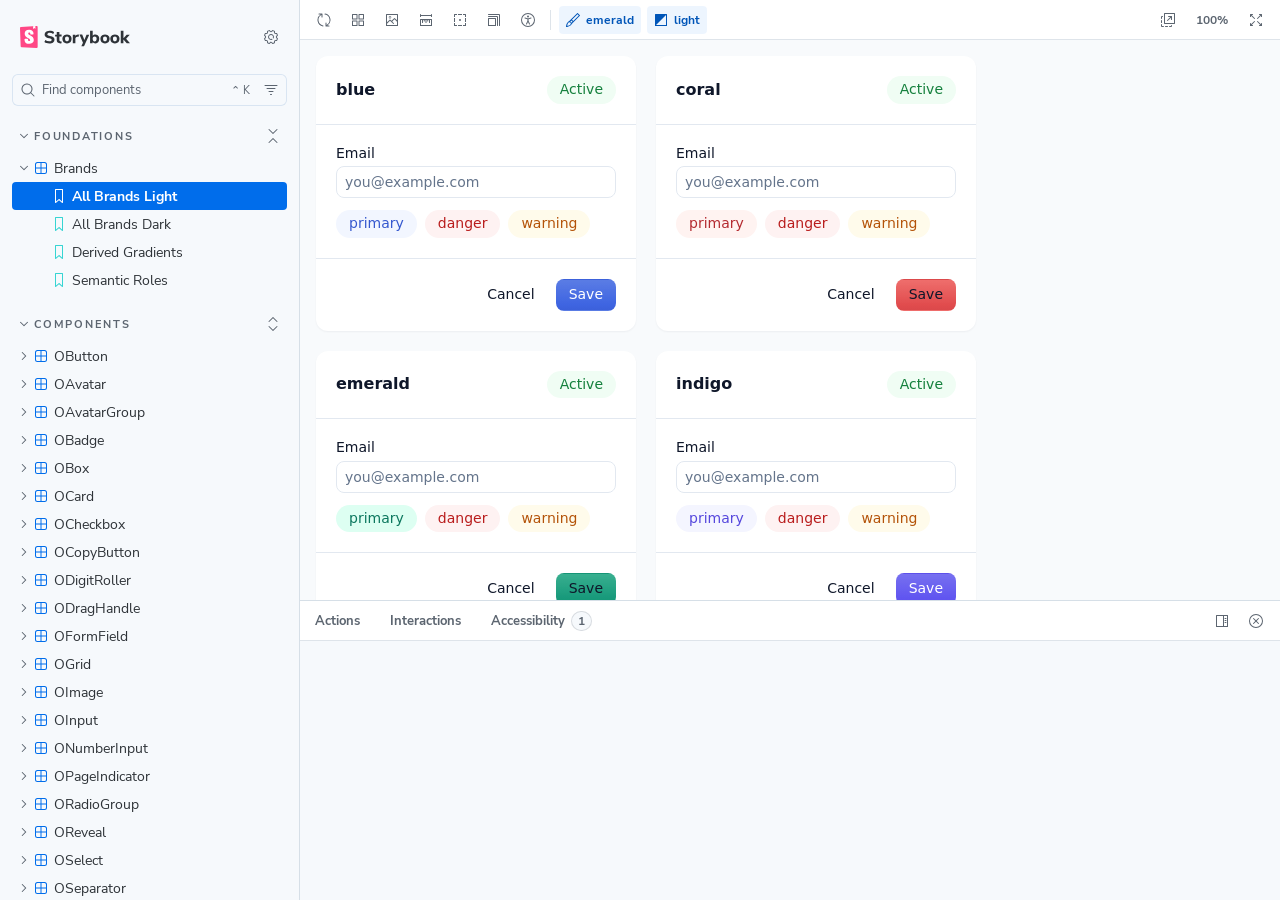
<file: index.html>
<!DOCTYPE html>
<html lang="en">
  <head>
    <meta charset="utf-8" />

    <title>storybook - Storybook</title>
    <meta name="viewport" content="width=device-width, initial-scale=1" />

    
    <link rel="icon" type="image/svg+xml" href="./favicon.svg" />
    
    <style>
      @font-face {
        font-family: 'Nunito Sans';
        font-style: normal;
        font-weight: 400;
        font-display: swap;
        src: url('./sb-common-assets/nunito-sans-regular.woff2') format('woff2');
      }

      @font-face {
        font-family: 'Nunito Sans';
        font-style: italic;
        font-weight: 400;
        font-display: swap;
        src: url('./sb-common-assets/nunito-sans-italic.woff2') format('woff2');
      }

      @font-face {
        font-family: 'Nunito Sans';
        font-style: normal;
        font-weight: 700;
        font-display: swap;
        src: url('./sb-common-assets/nunito-sans-bold.woff2') format('woff2');
      }

      @font-face {
        font-family: 'Nunito Sans';
        font-style: italic;
        font-weight: 700;
        font-display: swap;
        src: url('./sb-common-assets/nunito-sans-bold-italic.woff2') format('woff2');
      }
    </style>

    <link href="./sb-manager/runtime.js" rel="modulepreload" />

    
    <link href="./sb-addons/storybook-core-server-presets-0/common-manager-bundle.js" rel="modulepreload" />
    
    <link href="./sb-addons/docs-1/manager-bundle.js" rel="modulepreload" />
    
    <link href="./sb-addons/a11y-2/manager-bundle.js" rel="modulepreload" />
    
    <link href="./sb-addons/vitest-3/manager-bundle.js" rel="modulepreload" />
       

    <style>
      #storybook-root[hidden] {
        display: none !important;
      }
    </style>

    
  </head>
  <body>
    <div id="root"></div>

    
    <script>
      
        
          window['FEATURES'] = {
  "actions": true,
  "argTypeTargetsV7": true,
  "babelRemoveBugfixes": false,
  "backgrounds": true,
  "changeDetection": true,
  "componentsManifest": false,
  "controls": true,
  "disallowImplicitActionsInRenderV8": true,
  "highlight": true,
  "interactions": true,
  "legacyDecoratorFileOrder": false,
  "measure": true,
  "outline": true,
  "menuOnboardingChecklist": true,
  "sidebarOnboardingChecklist": true,
  "viewport": true
};
        
      
        
          window['REFS'] = {};
        
      
        
          window['LOGLEVEL'] = "info";
        
      
        
          window['DOCS_OPTIONS'] = {
  "defaultName": "Docs"
};
        
      
        
          window['CONFIG_TYPE'] = "PRODUCTION";
        
      
        
          window['DOCGEN_STORY_PREPARED'] = false;
        
      
        
      
        
      
        
          window['TAGS_OPTIONS'] = {};
        
      
        
          window['STORYBOOK_BUILDER'] = "vite";
        
      
        
          window['STORYBOOK_FRAMEWORK'] = "vue3-vite";
        
      
        
          window['STORYBOOK_RENDERER'] = "vue3";
        
      
        
      
    </script>
    

    <script type="module">
      import './sb-manager/globals-runtime.js';

      
        import './sb-addons/storybook-core-server-presets-0/common-manager-bundle.js';
      
        import './sb-addons/docs-1/manager-bundle.js';
      
        import './sb-addons/a11y-2/manager-bundle.js';
      
        import './sb-addons/vitest-3/manager-bundle.js';
      

      import './sb-manager/runtime.js';
    </script>
  </body>
</html>
</file>
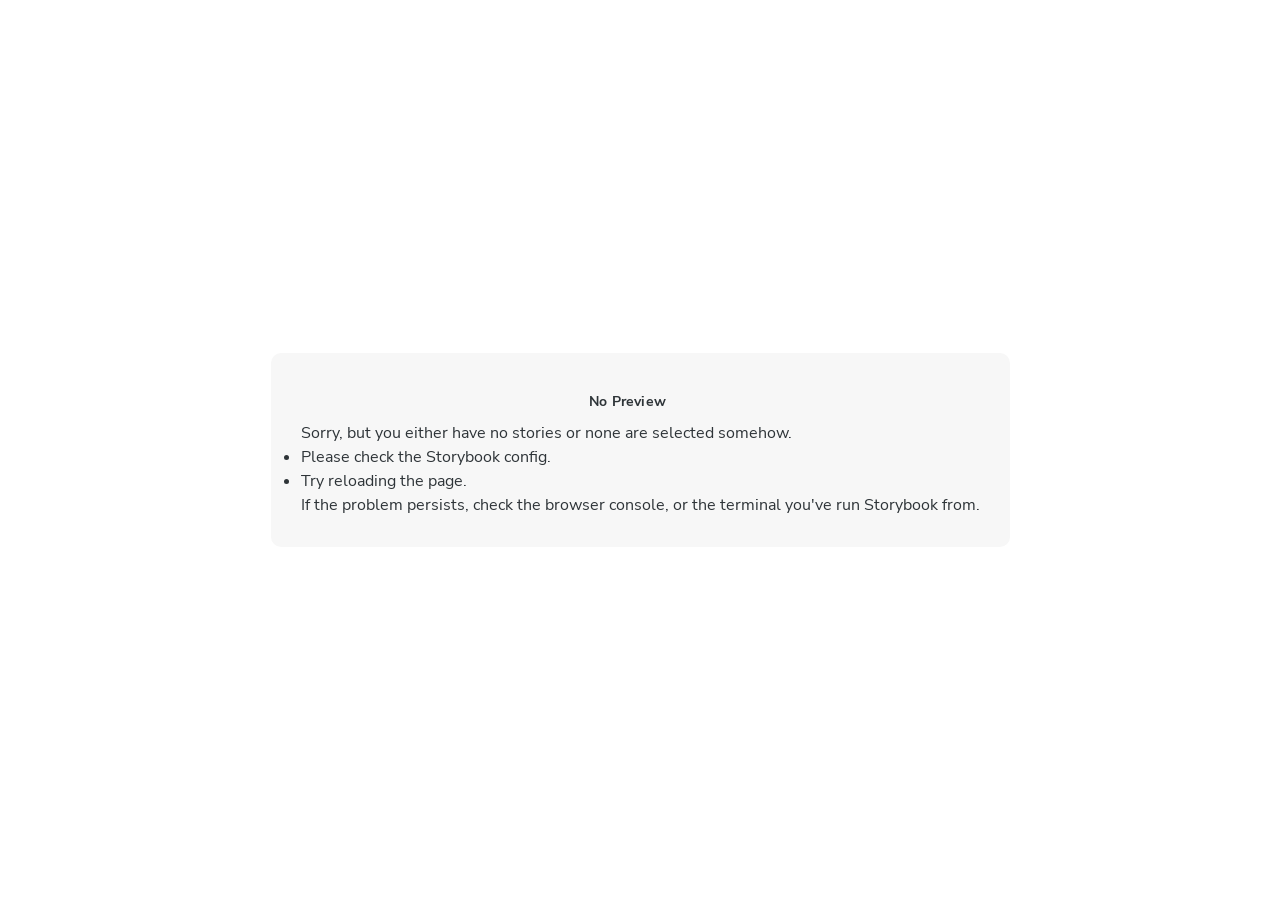
<file: iframe.html>
<!doctype html>
<!--suppress HtmlUnknownTarget -->
<html lang="en">
  <head><script type="module" src="./vite-inject-mocker-entry.js"></script>
    <meta charset="utf-8" />
    <title>Storybook</title>
    <meta name="viewport" content="width=device-width, initial-scale=1" />

    <style>
      @font-face {
        font-family: 'Nunito Sans';
        font-style: normal;
        font-weight: 400;
        font-display: swap;
        src: url('./sb-common-assets/nunito-sans-regular.woff2') format('woff2');
      }

      @font-face {
        font-family: 'Nunito Sans';
        font-style: italic;
        font-weight: 400;
        font-display: swap;
        src: url('./sb-common-assets/nunito-sans-italic.woff2') format('woff2');
      }

      @font-face {
        font-family: 'Nunito Sans';
        font-style: normal;
        font-weight: 700;
        font-display: swap;
        src: url('./sb-common-assets/nunito-sans-bold.woff2') format('woff2');
      }

      @font-face {
        font-family: 'Nunito Sans';
        font-style: italic;
        font-weight: 700;
        font-display: swap;
        src: url('./sb-common-assets/nunito-sans-bold-italic.woff2') format('woff2');
      }
    </style>

    <script>
      window.CONFIG_TYPE = 'PRODUCTION';
      window.LOGLEVEL = 'info';
      window.FRAMEWORK_OPTIONS = {"docgen":"vue-component-meta"};
      window.CHANNEL_OPTIONS = {};
      window.FEATURES = {"actions":true,"argTypeTargetsV7":true,"babelRemoveBugfixes":false,"backgrounds":true,"changeDetection":true,"componentsManifest":false,"controls":true,"disallowImplicitActionsInRenderV8":true,"highlight":true,"interactions":true,"legacyDecoratorFileOrder":false,"measure":true,"outline":true,"menuOnboardingChecklist":true,"sidebarOnboardingChecklist":true,"viewport":true};
      window.STORIES = [{"titlePrefix":"","directory":"./src","files":"**/*.mdx","importPathMatcher":"^\\.[\\\\/](?:src(?:\\/(?!\\.)(?:(?:(?!(?:^|\\/)\\.).)*?)\\/|\\/|$)(?!\\.)(?=.)[^/]*?\\.mdx)$"},{"titlePrefix":"","directory":"./src","files":"**/*.stories.@(ts|tsx)","importPathMatcher":"^\\.[\\\\/](?:src(?:\\/(?!\\.)(?:(?:(?!(?:^|\\/)\\.).)*?)\\/|\\/|$)(?!\\.)(?=.)[^/]*?\\.stories\\.(ts|tsx))$"}];
      window.DOCS_OPTIONS = {"defaultName":"Docs"};
      window.TAGS_OPTIONS = {};

      

      // We do this so that "module && module.hot" etc. in Storybook source code
      // doesn't fail (it will simply be disabled)
      window.module = undefined;
      window.global = window;
    </script>
    <base target="_parent" />

<style>
  /* While we aren't showing the main block yet, but still preparing, we want everything the user has rendered, which may or may not be in #storybook-root, to be display none */
  .sb-show-preparing-story:not(.sb-show-main) > :not(.sb-preparing-story) {
    display: none;
  }

  .sb-show-preparing-docs:not(.sb-show-main) > :not(.sb-preparing-docs) {
    display: none;
  }

  /* Hide our own blocks when we aren't supposed to be showing them */
  :not(.sb-show-preparing-story) > .sb-preparing-story,
  :not(.sb-show-preparing-docs) > .sb-preparing-docs,
  :not(.sb-show-nopreview) > .sb-nopreview,
  :not(.sb-show-errordisplay) > .sb-errordisplay {
    display: none;
  }

  .sb-show-main.sb-main-centered {
    margin: 0;
    display: flex;
    align-items: center;
    min-height: 100vh;
  }

  .sb-show-main.sb-main-centered #storybook-root {
    box-sizing: border-box;
    margin: auto;
    padding: 1rem;
    max-height: 100%;
    /* Hack for centering correctly in IE11 */
  }

  /* Vertical centering fix for IE11 */
  @media screen and (-ms-high-contrast: none), (-ms-high-contrast: active) {
    .sb-show-main.sb-main-centered:after {
      content: '';
      min-height: inherit;
      font-size: 0;
    }
  }

  .sb-show-main.sb-main-fullscreen {
    margin: 0;
    padding: 0;
    display: block;
  }

  .sb-show-main.sb-main-padded {
    margin: 0;
    padding: 1rem;
    display: block;
    box-sizing: border-box;
  }

  .sb-wrapper {
    position: fixed;
    top: 0;
    bottom: 0;
    left: 0;
    right: 0;
    box-sizing: border-box;

    padding: 40px;
    font-family:
      'Nunito Sans',
      -apple-system,
      '.SFNSText-Regular',
      'San Francisco',
      BlinkMacSystemFont,
      'Segoe UI',
      'Helvetica Neue',
      Helvetica,
      Arial,
      sans-serif;
    -webkit-font-smoothing: antialiased;
    overflow: auto;
  }

  @media (max-width: 700px) {
    .sb-wrapper {
      padding: 20px;
    }
  }

  @media (max-width: 500px) {
    .sb-wrapper {
      padding: 10px;
    }
  }

  .sb-heading {
    font-size: 14px;
    font-weight: 600;
    letter-spacing: 0.2px;
    margin: 10px 0;
    padding-right: 25px;
  }

  .sb-nopreview {
    display: flex;
    align-content: center;
    justify-content: center;
    box-sizing: border-box;
  }

  .sb-nopreview_main {
    margin: auto;
    padding: 30px;
    border-radius: 10px;
    background: rgb(247, 247, 247);
    color: rgb(46, 52, 56);
  }

  .sb-nopreview_main * {
    background: rgb(247, 247, 247);
    color: rgb(46, 52, 56);
  }

  .sb-nopreview_heading {
    text-align: center;
  }

  .sb-errordisplay {
    background: #f6f9fc;
    color: black;
    z-index: 999999;
    width: 100vw;
    min-height: 100vh;
    box-sizing: border-box;
  }

  .sb-errordisplay_main {
    margin: auto;
    padding: 24px;
    display: flex;
    box-sizing: border-box;

    flex-direction: column;
    min-height: 100%;
    width: 100%;
    border-radius: 6px;
    background: white;
    color: black;
    border: 1px solid #ff0000;
    box-shadow: 0 0 64px rgba(0, 0, 0, 0.1);
    gap: 24px;
  }

  .sb-errordisplay_main ol {
    padding-left: 18px;
    margin: 0;
  }

  /* Redefine colors to ensure readability regardless of user-provided * selectors. */
  .sb-errordisplay_main * {
    background: white;
    color: black;
  }

  /* Exclude error code block from the universal reset to preserve ANSI colors and dark theme */
  .sb-errordisplay_main .sb-errordisplay_code,
  .sb-errordisplay_main .sb-errordisplay_code * {
    background: #242424;
    color: #c6c6c6;
  }

  .sb-errordisplay_main h1 {
    font-family: inherit;
    font-size: 22px;
    font-weight: 400;
    line-height: 30px;
    margin: 0;
  }

  .sb-errordisplay_main h1::before {
    content: '';
    display: inline-block;
    width: 12px;
    height: 12px;
    background: #ff4400;
    border-radius: 50%;
    margin-right: 8px;
  }

  .sb-errordisplay_main p,
  .sb-errordisplay_main ol {
    font-family: inherit;
    font-size: 14px;
    font-weight: 400;
    line-height: 19px;
    margin: 0;
  }

  .sb-errordisplay_main li + li {
    margin: 0;
    padding: 0;
    padding-top: 12px;
  }

  .sb-errordisplay_main a {
    color: currentColor;
  }

  .sb-errordisplay_main .sb-errordisplay_code {
    padding: 10px;
    flex: 1;
    background: #242424;
    color: #c6c6c6;
    box-sizing: border-box;

    font-size: 14px;
    font-weight: 400;
    line-height: 19px;
    border-radius: 4px;

    font-family:
      'Operator Mono', 'Fira Code Retina', 'Fira Code', 'FiraCode-Retina', 'Andale Mono',
      'Lucida Console', Consolas, Monaco, monospace;
    margin: 0;
    overflow: auto;
  }

  .sb-errordisplay_main .sb-errordisplay_code code {
    background-color: inherit;
    color: inherit;
  }

  .sb-errordisplay_main .sb-errordisplay_code {
    white-space: pre-wrap;
  }

  @-webkit-keyframes sb-rotate360 {
    from {
      transform: rotate(0deg);
    }

    to {
      transform: rotate(360deg);
    }
  }

  @keyframes sb-rotate360 {
    from {
      transform: rotate(0deg);
    }

    to {
      transform: rotate(360deg);
    }
  }

  @-webkit-keyframes sb-glow {
    0%,
    100% {
      opacity: 1;
    }

    50% {
      opacity: 0.4;
    }
  }

  @keyframes sb-glow {
    0%,
    100% {
      opacity: 1;
    }

    50% {
      opacity: 0.4;
    }
  }

  /* We display the preparing loaders *over* the rendering story */
  .sb-preparing-story,
  .sb-preparing-docs {
    background-color: white;
    /* Maximum possible z-index. It would be better to use stacking contexts to ensure it's always
    on top, but this isn't possible as it would require making CSS changes that could affect user code */
    z-index: 2147483647;
  }

  .sb-loader {
    -webkit-animation: sb-rotate360 0.7s linear infinite;
    animation: sb-rotate360 0.7s linear infinite;
    border-color: rgba(97, 97, 97, 0.29);
    border-radius: 50%;
    border-style: solid;
    border-top-color: #646464;
    border-width: 2px;
    display: inline-block;
    height: 32px;
    left: 50%;
    margin-left: -16px;
    margin-top: -16px;
    mix-blend-mode: difference;
    overflow: hidden;
    position: absolute;
    top: 50%;
    transition: all 200ms ease-out;
    vertical-align: top;
    width: 32px;
    z-index: 4;
  }

  .sb-previewBlock {
    background: #fff;
    border: 1px solid rgba(0, 0, 0, 0.1);
    border-radius: 4px;
    box-shadow: rgba(0, 0, 0, 0.1) 0 1px 3px 0;
    margin: 25px auto 40px;
    max-width: 600px;
  }

  .sb-previewBlock_header {
    align-items: center;
    box-shadow: rgba(0, 0, 0, 0.1) 0 -1px 0 0 inset;
    display: flex;
    gap: 14px;
    height: 40px;
    padding: 0 12px;
  }

  .sb-previewBlock_icon {
    -webkit-animation: sb-glow 1.5s ease-in-out infinite;
    animation: sb-glow 1.5s ease-in-out infinite;
    background: #e6e6e6;
    height: 14px;
    width: 14px;
  }

  .sb-previewBlock_icon:last-child {
    margin-left: auto;
  }

  .sb-previewBlock_body {
    -webkit-animation: sb-glow 1.5s ease-in-out infinite;
    animation: sb-glow 1.5s ease-in-out infinite;
    height: 182px;
    position: relative;
  }

  .sb-argstableBlock {
    border-collapse: collapse;
    border-spacing: 0;
    font-size: 13px;
    line-height: 20px;
    margin: 25px auto 40px;
    max-width: 600px;
    text-align: left;
    width: 100%;
  }

  .sb-argstableBlock th:first-of-type,
  .sb-argstableBlock td:first-of-type {
    padding-left: 20px;
  }

  .sb-argstableBlock th:nth-of-type(2),
  .sb-argstableBlock td:nth-of-type(2) {
    width: 35%;
  }

  .sb-argstableBlock th:nth-of-type(3),
  .sb-argstableBlock td:nth-of-type(3) {
    width: 15%;
  }

  .sb-argstableBlock th:last-of-type,
  .sb-argstableBlock td:last-of-type {
    width: 25%;
    padding-right: 20px;
  }

  .sb-argstableBlock th span,
  .sb-argstableBlock td span {
    -webkit-animation: sb-glow 1.5s ease-in-out infinite;
    animation: sb-glow 1.5s ease-in-out infinite;
    background-color: rgba(0, 0, 0, 0.1);
    border-radius: 0;
    box-shadow: none;
    color: transparent;
  }

  .sb-argstableBlock th {
    padding: 10px 15px;
  }

  .sb-argstableBlock-body {
    border-radius: 4px;
    box-shadow:
      rgba(0, 0, 0, 0.1) 0 1px 3px 1px,
      rgba(0, 0, 0, 0.065) 0 0 0 1px;
  }

  .sb-argstableBlock-body tr {
    background: transparent;
    overflow: hidden;
  }

  .sb-argstableBlock-body tr:not(:first-child) {
    border-top: 1px solid #e6e6e6;
  }

  .sb-argstableBlock-body tr:first-child td:first-child {
    border-top-left-radius: 4px;
  }

  .sb-argstableBlock-body tr:first-child td:last-child {
    border-top-right-radius: 4px;
  }

  .sb-argstableBlock-body tr:last-child td:first-child {
    border-bottom-left-radius: 4px;
  }

  .sb-argstableBlock-body tr:last-child td:last-child {
    border-bottom-right-radius: 4px;
  }

  .sb-argstableBlock-body td {
    background: #fff;
    padding-bottom: 10px;
    padding-top: 10px;
    vertical-align: top;
  }

  .sb-argstableBlock-body td:not(:first-of-type) {
    padding-left: 15px;
    padding-right: 15px;
  }

  .sb-argstableBlock-body button {
    -webkit-animation: sb-glow 1.5s ease-in-out infinite;
    animation: sb-glow 1.5s ease-in-out infinite;
    background-color: rgba(0, 0, 0, 0.1);
    border: 0;
    border-radius: 0;
    box-shadow: none;
    color: transparent;
    display: inline;
    font-size: 12px;
    line-height: 1;
    padding: 10px 16px;
  }

  .sb-argstableBlock-summary {
    margin-top: 4px;
  }

  .sb-argstableBlock-code {
    margin-right: 4px;
    margin-bottom: 4px;
    padding: 2px 5px;
  }

  .sb-sr-only,
  .sb-hidden-until-focus:not(:focus) {
    position: absolute;
    width: 1px;
    height: 1px;
    padding: 0px;
    margin: -1px;
    overflow: hidden;
    clip: rect(0, 0, 0, 0);
    border: none;
  }

  .sb-hidden-until-focus {
    opacity: 0;
    transition: opacity 150ms ease-out;
  }

  .sb-hidden-until-focus:focus {
    opacity: 1;
  }
</style>

<script>
  /* globals window */
  try {
    if (window.top !== window) {
      window.__REACT_DEVTOOLS_GLOBAL_HOOK__ = window.top.__REACT_DEVTOOLS_GLOBAL_HOOK__;
      window.__VUE_DEVTOOLS_GLOBAL_HOOK__ = window.top.__VUE_DEVTOOLS_GLOBAL_HOOK__;
      window.top.__VUE_DEVTOOLS_CONTEXT__ = window.document;
    }
  } catch (e) {
    // eslint-disable-next-line no-console
    console.warn('unable to connect to top frame for connecting dev tools');
  }
</script>

    <script type="module" crossorigin src="./assets/iframe-CmLobRcQ.js"></script>
    <link rel="modulepreload" crossorigin href="./assets/preload-helper-Dp1pzeXC.js">
    <link rel="stylesheet" crossorigin href="./assets/iframe-BGVf20LO.css">
  </head>

  <body>
    <div class="sb-preparing-story sb-wrapper">
  <div class="sb-loader"></div>
</div>

<div class="sb-preparing-docs sb-wrapper">
  <div class="sb-previewBlock">
    <div class="sb-previewBlock_header">
      <div class="sb-previewBlock_icon"></div>
      <div class="sb-previewBlock_icon"></div>
      <div class="sb-previewBlock_icon"></div>
      <div class="sb-previewBlock_icon"></div>
    </div>
    <div class="sb-previewBlock_body">
      <div class="sb-loader"></div>
    </div>
  </div>
  <table aria-hidden="true" class="sb-argstableBlock">
    <thead class="sb-argstableBlock-head">
      <tr>
        <th><span>Name</span></th>
        <th><span>Description</span></th>
        <th><span>Default</span></th>
        <th><span>Control </span></th>
      </tr>
    </thead>
    <tbody class="sb-argstableBlock-body">
      <tr>
        <td><span>propertyName</span><span title="Required">*</span></td>
        <td>
          <div><span>This is a short description</span></div>
          <div class="sb-argstableBlock-summary">
            <div><span class="sb-argstableBlock-code">summary</span></div>
          </div>
        </td>
        <td>
          <div><span class="sb-argstableBlock-code">defaultValue</span></div>
        </td>
        <td><button>Set string</button></td>
      </tr>
      <tr>
        <td><span>propertyName</span><span>*</span></td>
        <td>
          <div><span>This is a short description</span></div>
          <div class="sb-argstableBlock-summary">
            <div><span class="sb-argstableBlock-code">summary</span></div>
          </div>
        </td>
        <td>
          <div><span class="sb-argstableBlock-code">defaultValue</span></div>
        </td>
        <td><button>Set string</button></td>
      </tr>
      <tr>
        <td><span>propertyName</span><span>*</span></td>
        <td>
          <div><span>This is a short description</span></div>
          <div class="sb-argstableBlock-summary">
            <div><span class="sb-argstableBlock-code">summary</span></div>
          </div>
        </td>
        <td>
          <div><span class="sb-argstableBlock-code">defaultValue</span></div>
        </td>
        <td><button>Set string</button></td>
      </tr>
    </tbody>
  </table>
</div>

<div class="sb-nopreview sb-wrapper">
  <div class="sb-nopreview_main">
    <h1 class="sb-nopreview_heading sb-heading">No Preview</h1>
    <p>Sorry, but you either have no stories or none are selected somehow.</p>
    <ul>
      <li>Please check the Storybook config.</li>
      <li>Try reloading the page.</li>
    </ul>
    <p>
      If the problem persists, check the browser console, or the terminal you've run Storybook from.
    </p>
  </div>
</div>

<div class="sb-errordisplay sb-wrapper">
  <div class="sb-errordisplay_main">
    <h1 id="error-message"></h1>
    <p>
      The component failed to render properly, likely due to a configuration issue in Storybook.
      Here are some common causes and how you can address them:
    </p>
    <ol>
      <li>
        <strong>Missing Context/Providers</strong>: You can use decorators to supply specific
        contexts or providers, which are sometimes necessary for components to render correctly. For
        detailed instructions on using decorators, please visit the
        <a href="https://storybook.js.org/docs/writing-stories/decorators"
          >Decorators documentation</a
        >.
      </li>
      <li>
        <strong>Misconfigured Webpack or Vite</strong>: Verify that Storybook picks up all necessary
        settings for loaders, plugins, and other relevant parameters. You can find step-by-step
        guides for configuring
        <a href="https://storybook.js.org/docs/builders/webpack">Webpack</a> or
        <a href="https://storybook.js.org/docs/builders/vite">Vite</a>
        with Storybook.
      </li>
      <li>
        <strong>Missing Environment Variables</strong>: Your Storybook may require specific
        environment variables to function as intended. You can set up custom environment variables
        as outlined in the
        <a href="https://storybook.js.org/docs/configure/environment-variables"
          >Environment Variables documentation</a
        >.
      </li>
    </ol>
    <pre class="sb-errordisplay_code"><code id="error-stack"></code></pre>
  </div>
</div>

    <div id="storybook-root"></div>
    <div id="storybook-docs"></div>
    <script>
      function __onViteAppLoadingError(event) {
        const hostname = globalThis.location.hostname;
        if (hostname !== 'localhost' && globalThis.CONFIG_TYPE === 'DEVELOPMENT') {
          const message = `Failed to load the Storybook preview file 'vite-app.js':

      It looks like you're visiting the Storybook development server on another hostname than localhost: '${hostname}', but you haven't configured the necessary security features to support this.
      Please re-run your Storybook development server with the '--host ${hostname}' flag, or manually configure your Vite allowedHosts configuration with viteFinal.

      See:`;
          const docs = [
            'https://storybook.js.org/docs/api/cli-options#dev',
            'https://storybook.js.org/docs/api/main-config/main-config-vite-final',
            'https://vite.dev/config/server-options.html#server-allowedhosts',
          ];
          console.error(`${message}\n${docs.map((doc) => `- ${doc}`).join('\n')}`);

          document.getElementById('storybook-root').innerHTML =
            `<p style="color: red; max-width: 70ch">${message.replaceAll(
              '\n',
              '<br/>'
            )}<ul>${docs.map((doc) => `<li><a href='${doc}' target='_blank'>${doc}</a></li>`).join('')}</ul></p>`;
          return;
        }
      }
    </script>
  </body>
</html>
</file>
<file: assets/iframe-BGVf20LO.css>
:root{--space-0: 0;--space-1: .25rem;--space-2: .5rem;--space-3: .75rem;--space-4: 1rem;--space-5: 1.25rem;--space-6: 1.5rem;--space-8: 2rem;--space-10: 2.5rem;--space-12: 3rem;--space-16: 4rem;--space-20: 5rem;--space-24: 6rem;--space-px: 1px;--radius-none: 0;--radius-sm: .25rem;--radius-md: .5rem;--radius-lg: .75rem;--radius-xl: 1rem;--radius-2xl: 1.25rem;--radius-full: 9999px;--border-width-0: 0;--border-width-thin: 1px;--border-width-thick: 2px;--control-height-xs: 1.75rem;--control-height-sm: 2rem;--control-height-md: 2.5rem;--control-height-lg: 2.75rem;--control-height-xl: 3rem;--z-base: 0;--z-dropdown: 1000;--z-sticky: 1100;--z-overlay: 1200;--z-modal: 1300;--z-popover: 1400;--z-toast: 1500;--duration-instant: 0ms;--duration-fast: .12s;--duration-normal: .2s;--duration-slow: .32s;--ease-standard: cubic-bezier(.2, 0, 0, 1);--ease-decelerate: cubic-bezier(0, 0, 0, 1);--ease-accelerate: cubic-bezier(.3, 0, 1, 1);--font-family-sans: "Inter", system-ui, -apple-system, "Segoe UI", sans-serif;--font-family-mono: ui-monospace, SFMono-Regular, Menlo, monospace;--font-size-xs: .75rem;--font-size-sm: .875rem;--font-size-base: 1rem;--font-size-lg: 1.125rem;--font-size-xl: 1.25rem;--font-size-2xl: 1.5rem;--font-size-3xl: 1.875rem;--font-size-4xl: 2.25rem;--font-weight-regular: 400;--font-weight-medium: 500;--font-weight-semibold: 600;--font-weight-bold: 700;--line-height-tight: 1.25;--line-height-normal: 1.5;--line-height-relaxed: 1.75;--letter-spacing-tight: -.01em;--letter-spacing-normal: 0;--letter-spacing-wide: .02em}[data-theme=blue]{--color-background: #F8FAFC;--color-surface: #FFFFFF;--color-surface-raised: #FFFFFF;--color-surface-sunken: #F1F5F9;--color-surface-hover: #F1F5F9;--color-surface-disabled: #F1F5F9;--color-text: #0F172A;--color-text-muted: #475569;--color-text-subtle: #64748B;--color-text-disabled: #94A3B8;--color-text-inverted: #FFFFFF;--color-border: #E2E8F0;--color-border-strong: #CBD5E1;--color-border-subtle: #F1F5F9;--color-danger: #DC2626;--color-danger-subtle: #FEF2F2;--color-danger-border: #FECACA;--color-on-danger: #FFFFFF;--color-success: #16A34A;--color-success-subtle: #F0FDF4;--color-success-border: #BBF7D0;--color-on-success: #0F172A;--color-warning: #CA8A04;--color-warning-subtle: #FFFBEB;--color-warning-border: #FDE68A;--color-on-warning: #0F172A;--color-overlay: rgba(15, 23, 42, .5);--color-primary: #3A5FD9;--color-primary-strong: #3A5FD9;--color-primary-hover: #2744AF;--color-primary-active: #1B3393;--color-primary-subtle: #F2F6FF;--color-primary-border: #C8D9FE;--color-on-primary: #FFFFFF;--color-accent: #628AF9;--color-accent-subtle: #E3ECFF;--color-on-accent: #0F172A;--color-focus-ring: rgba(58, 95, 217, .4);--color-primary-text: #3558CF;--color-danger-text: #B91C1C;--color-success-text: #15803D;--color-warning-text: #B45309;--shadow-1: 0 1px 2px 0 rgba(16, 24, 40, .05);--shadow-2: 0 1px 2px 0 rgba(16, 24, 40, .06), 0 1px 3px 0 rgba(16, 24, 40, .1);--shadow-3: 0 2px 4px -2px rgba(16, 24, 40, .06), 0 4px 8px -2px rgba(16, 24, 40, .1);--shadow-4: 0 4px 6px -2px rgba(16, 24, 40, .03), 0 12px 16px -4px rgba(16, 24, 40, .08);--gradient-primary: linear-gradient(0deg, rgba(39, 68, 175, .35) -45%, rgba(70, 111, 242, .35) 18.74%, rgba(166, 192, 255, .3) 100%), var(--color-primary-strong);--gradient-primary-hover: linear-gradient(0deg, rgba(27, 51, 147, .35) -45%, rgba(53, 88, 207, .35) 18.74%, rgba(131, 165, 251, .3) 100%), var(--color-primary-hover)}[data-theme=blue][data-mode=dark]{--color-background: #020617;--color-surface: #0F172A;--color-surface-raised: #1E293B;--color-surface-sunken: #020617;--color-surface-hover: #1E293B;--color-surface-disabled: #1E293B;--color-text: #F1F5F9;--color-text-muted: #94A3B8;--color-text-subtle: #94A3B8;--color-text-disabled: #475569;--color-text-inverted: #0F172A;--color-border: #1E293B;--color-border-strong: #334155;--color-border-subtle: #1E293B;--color-danger: #EF4444;--color-danger-subtle: #7F1D1D;--color-danger-border: #991B1B;--color-on-danger: #0F172A;--color-success: #22C55E;--color-success-subtle: #14532D;--color-success-border: #166534;--color-on-success: #0F172A;--color-warning: #EAB308;--color-warning-subtle: #78350F;--color-warning-border: #92400E;--color-on-warning: #0F172A;--color-overlay: rgba(2, 6, 23, .7);--color-primary: #3974F7;--color-primary-strong: #275BCF;--color-primary-hover: #1947AF;--color-primary-active: #0D3593;--color-primary-subtle: #001B6C;--color-primary-border: #1947AF;--color-on-primary: #FFFFFF;--color-accent: #7CA7FC;--color-accent-subtle: #0D3593;--color-on-accent: #0F172A;--color-focus-ring: rgba(57, 116, 247, .5);--color-primary-text: #588CFA;--color-danger-text: #FCA5A5;--color-success-text: #4ADE80;--color-warning-text: #FBBF24;--shadow-1: 0 1px 2px 0 rgba(0, 0, 0, .3);--shadow-2: 0 1px 2px 0 rgba(0, 0, 0, .35), 0 1px 3px 0 rgba(0, 0, 0, .45);--shadow-3: 0 2px 4px -2px rgba(0, 0, 0, .4), 0 4px 8px -2px rgba(0, 0, 0, .5);--shadow-4: 0 4px 6px -2px rgba(0, 0, 0, .4), 0 12px 16px -4px rgba(0, 0, 0, .55);--gradient-primary: linear-gradient(0deg, rgba(25, 71, 175, .35) -45%, rgba(55, 113, 243, .35) 18.74%, rgba(164, 194, 252, .3) 100%), var(--color-primary-strong);--gradient-primary-hover: linear-gradient(0deg, rgba(13, 53, 147, .35) -45%, rgba(39, 91, 207, .35) 18.74%, rgba(124, 167, 252, .3) 100%), var(--color-primary-hover)}[data-theme=coral]{--color-background: #F8FAFC;--color-surface: #FFFFFF;--color-surface-raised: #FFFFFF;--color-surface-sunken: #F1F5F9;--color-surface-hover: #F1F5F9;--color-surface-disabled: #F1F5F9;--color-text: #0F172A;--color-text-muted: #475569;--color-text-subtle: #64748B;--color-text-disabled: #94A3B8;--color-text-inverted: #FFFFFF;--color-border: #E2E8F0;--color-border-strong: #CBD5E1;--color-border-subtle: #F1F5F9;--color-danger: #DC2626;--color-danger-subtle: #FEF2F2;--color-danger-border: #FECACA;--color-on-danger: #FFFFFF;--color-success: #16A34A;--color-success-subtle: #F0FDF4;--color-success-border: #BBF7D0;--color-on-success: #0F172A;--color-warning: #CA8A04;--color-warning-subtle: #FFFBEB;--color-warning-border: #FDE68A;--color-on-warning: #0F172A;--color-overlay: rgba(15, 23, 42, .5);--color-primary: #E85555;--color-primary-strong: #E85555;--color-primary-hover: #FB7C77;--color-primary-active: #FEA7A1;--color-primary-subtle: #FFF3F1;--color-primary-border: #FDCBC6;--color-on-primary: #0F172A;--color-accent: #FB7C77;--color-accent-subtle: #FFE5E3;--color-on-accent: #0F172A;--color-focus-ring: rgba(232, 85, 85, .4);--color-primary-text: #B42A30;--color-danger-text: #B91C1C;--color-success-text: #15803D;--color-warning-text: #B45309;--shadow-1: 0 1px 2px 0 rgba(16, 24, 40, .05);--shadow-2: 0 1px 2px 0 rgba(16, 24, 40, .06), 0 1px 3px 0 rgba(16, 24, 40, .1);--shadow-3: 0 2px 4px -2px rgba(16, 24, 40, .06), 0 4px 8px -2px rgba(16, 24, 40, .1);--shadow-4: 0 4px 6px -2px rgba(16, 24, 40, .03), 0 12px 16px -4px rgba(16, 24, 40, .08);--gradient-primary: linear-gradient(0deg, rgba(150, 23, 33, .35) -45%, rgba(213, 61, 65, .35) 18.74%, rgba(254, 167, 161, .3) 100%), var(--color-primary-strong);--gradient-primary-hover: linear-gradient(0deg, rgba(125, 2, 20, .35) -45%, rgba(180, 42, 48, .35) 18.74%, rgba(251, 124, 119, .3) 100%), var(--color-primary-hover)}[data-theme=coral][data-mode=dark]{--color-background: #020617;--color-surface: #0F172A;--color-surface-raised: #1E293B;--color-surface-sunken: #020617;--color-surface-hover: #1E293B;--color-surface-disabled: #1E293B;--color-text: #F1F5F9;--color-text-muted: #94A3B8;--color-text-subtle: #94A3B8;--color-text-disabled: #475569;--color-text-inverted: #0F172A;--color-border: #1E293B;--color-border-strong: #334155;--color-border-subtle: #1E293B;--color-danger: #EF4444;--color-danger-subtle: #7F1D1D;--color-danger-border: #991B1B;--color-on-danger: #0F172A;--color-success: #22C55E;--color-success-subtle: #14532D;--color-success-border: #166534;--color-on-success: #0F172A;--color-warning: #EAB308;--color-warning-subtle: #78350F;--color-warning-border: #92400E;--color-on-warning: #0F172A;--color-overlay: rgba(2, 6, 23, .7);--color-primary: #FF6E6E;--color-primary-strong: #FF6E6E;--color-primary-hover: #FDA7A3;--color-primary-active: #FFCAC6;--color-primary-subtle: #50030C;--color-primary-border: #990D21;--color-on-primary: #0F172A;--color-accent: #FFCAC6;--color-accent-subtle: #7C0517;--color-on-accent: #0F172A;--color-focus-ring: rgba(255, 110, 110, .5);--color-primary-text: #FF7977;--color-danger-text: #FCA5A5;--color-success-text: #4ADE80;--color-warning-text: #FBBF24;--shadow-1: 0 1px 2px 0 rgba(0, 0, 0, .3);--shadow-2: 0 1px 2px 0 rgba(0, 0, 0, .35), 0 1px 3px 0 rgba(0, 0, 0, .45);--shadow-3: 0 2px 4px -2px rgba(0, 0, 0, .4), 0 4px 8px -2px rgba(0, 0, 0, .5);--shadow-4: 0 4px 6px -2px rgba(0, 0, 0, .4), 0 12px 16px -4px rgba(0, 0, 0, .55);--gradient-primary: linear-gradient(0deg, rgba(153, 13, 33, .35) -45%, rgba(216, 55, 65, .35) 18.74%, rgba(253, 167, 163, .3) 100%), var(--color-primary-strong);--gradient-primary-hover: linear-gradient(0deg, rgba(124, 5, 23, .35) -45%, rgba(183, 35, 48, .35) 18.74%, rgba(255, 121, 119, .3) 100%), var(--color-primary-hover)}[data-theme=emerald]{--color-background: #F8FAFC;--color-surface: #FFFFFF;--color-surface-raised: #FFFFFF;--color-surface-sunken: #F1F5F9;--color-surface-hover: #F1F5F9;--color-surface-disabled: #F1F5F9;--color-text: #0F172A;--color-text-muted: #475569;--color-text-subtle: #64748B;--color-text-disabled: #94A3B8;--color-text-inverted: #FFFFFF;--color-border: #E2E8F0;--color-border-strong: #CBD5E1;--color-border-subtle: #F1F5F9;--color-danger: #DC2626;--color-danger-subtle: #FEF2F2;--color-danger-border: #FECACA;--color-on-danger: #FFFFFF;--color-success: #16A34A;--color-success-subtle: #F0FDF4;--color-success-border: #BBF7D0;--color-on-success: #0F172A;--color-warning: #CA8A04;--color-warning-subtle: #FFFBEB;--color-warning-border: #FDE68A;--color-on-warning: #0F172A;--color-overlay: rgba(15, 23, 42, .5);--color-primary: #1A9E7E;--color-primary-strong: #1A9E7E;--color-primary-hover: #5ABE9F;--color-primary-active: #7ED6B9;--color-primary-subtle: #DDFFF2;--color-primary-border: #9DECD1;--color-on-primary: #0F172A;--color-accent: #5ABE9F;--color-accent-subtle: #B5FEE5;--color-on-accent: #0F172A;--color-focus-ring: rgba(26, 158, 126, .4);--color-primary-text: #0C775E;--color-danger-text: #B91C1C;--color-success-text: #15803D;--color-warning-text: #B45309;--shadow-1: 0 1px 2px 0 rgba(16, 24, 40, .05);--shadow-2: 0 1px 2px 0 rgba(16, 24, 40, .06), 0 1px 3px 0 rgba(16, 24, 40, .1);--shadow-3: 0 2px 4px -2px rgba(16, 24, 40, .06), 0 4px 8px -2px rgba(16, 24, 40, .1);--shadow-4: 0 4px 6px -2px rgba(16, 24, 40, .03), 0 12px 16px -4px rgba(16, 24, 40, .08);--gradient-primary: linear-gradient(0deg, rgba(5, 96, 75, .35) -45%, rgba(18, 145, 115, .35) 18.74%, rgba(126, 214, 185, .3) 100%), var(--color-primary-strong);--gradient-primary-hover: linear-gradient(0deg, rgba(0, 76, 59, .35) -45%, rgba(12, 119, 94, .35) 18.74%, rgba(90, 190, 159, .3) 100%), var(--color-primary-hover)}[data-theme=emerald][data-mode=dark]{--color-background: #020617;--color-surface: #0F172A;--color-surface-raised: #1E293B;--color-surface-sunken: #020617;--color-surface-hover: #1E293B;--color-surface-disabled: #1E293B;--color-text: #F1F5F9;--color-text-muted: #94A3B8;--color-text-subtle: #94A3B8;--color-text-disabled: #475569;--color-text-inverted: #0F172A;--color-border: #1E293B;--color-border-strong: #334155;--color-border-subtle: #1E293B;--color-danger: #EF4444;--color-danger-subtle: #7F1D1D;--color-danger-border: #991B1B;--color-on-danger: #0F172A;--color-success: #22C55E;--color-success-subtle: #14532D;--color-success-border: #166534;--color-on-success: #0F172A;--color-warning: #EAB308;--color-warning-subtle: #78350F;--color-warning-border: #92400E;--color-on-warning: #0F172A;--color-overlay: rgba(2, 6, 23, .7);--color-primary: #1CB095;--color-primary-strong: #1CB095;--color-primary-hover: #45C0A5;--color-primary-active: #6FD8BF;--color-primary-subtle: #043027;--color-primary-border: #006050;--color-on-primary: #0F172A;--color-accent: #6FD8BF;--color-accent-subtle: #074C3F;--color-on-accent: #0F172A;--color-focus-ring: rgba(28, 176, 149, .5);--color-primary-text: #1EA98F;--color-danger-text: #FCA5A5;--color-success-text: #4ADE80;--color-warning-text: #FBBF24;--shadow-1: 0 1px 2px 0 rgba(0, 0, 0, .3);--shadow-2: 0 1px 2px 0 rgba(0, 0, 0, .35), 0 1px 3px 0 rgba(0, 0, 0, .45);--shadow-3: 0 2px 4px -2px rgba(0, 0, 0, .4), 0 4px 8px -2px rgba(0, 0, 0, .5);--shadow-4: 0 4px 6px -2px rgba(0, 0, 0, .4), 0 12px 16px -4px rgba(0, 0, 0, .55);--gradient-primary: linear-gradient(0deg, rgba(0, 96, 80, .35) -45%, rgba(8, 145, 122, .35) 18.74%, rgba(111, 216, 191, .3) 100%), var(--color-primary-strong);--gradient-primary-hover: linear-gradient(0deg, rgba(7, 76, 63, .35) -45%, rgba(5, 119, 99, .35) 18.74%, rgba(69, 192, 165, .3) 100%), var(--color-primary-hover)}[data-theme=indigo]{--color-background: #F8FAFC;--color-surface: #FFFFFF;--color-surface-raised: #FFFFFF;--color-surface-sunken: #F1F5F9;--color-surface-hover: #F1F5F9;--color-surface-disabled: #F1F5F9;--color-text: #0F172A;--color-text-muted: #475569;--color-text-subtle: #64748B;--color-text-disabled: #94A3B8;--color-text-inverted: #FFFFFF;--color-border: #E2E8F0;--color-border-strong: #CBD5E1;--color-border-subtle: #F1F5F9;--color-danger: #DC2626;--color-danger-subtle: #FEF2F2;--color-danger-border: #FECACA;--color-on-danger: #FFFFFF;--color-success: #16A34A;--color-success-subtle: #F0FDF4;--color-success-border: #BBF7D0;--color-on-success: #0F172A;--color-warning: #CA8A04;--color-warning-subtle: #FFFBEB;--color-warning-border: #FDE68A;--color-on-warning: #0F172A;--color-overlay: rgba(15, 23, 42, .5);--color-primary: #5C4FEB;--color-primary-strong: #5C4FEB;--color-primary-hover: #4433BB;--color-primary-active: #35229E;--color-primary-subtle: #F4F5FF;--color-primary-border: #D0D6FF;--color-on-primary: #FFFFFF;--color-accent: #6860FA;--color-accent-subtle: #E8EAFE;--color-on-accent: #FFFFFF;--color-focus-ring: rgba(92, 79, 235, .4);--color-primary-text: #5547DD;--color-danger-text: #B91C1C;--color-success-text: #15803D;--color-warning-text: #B45309;--shadow-1: 0 1px 2px 0 rgba(16, 24, 40, .05);--shadow-2: 0 1px 2px 0 rgba(16, 24, 40, .06), 0 1px 3px 0 rgba(16, 24, 40, .1);--shadow-3: 0 2px 4px -2px rgba(16, 24, 40, .06), 0 4px 8px -2px rgba(16, 24, 40, .1);--shadow-4: 0 4px 6px -2px rgba(16, 24, 40, .03), 0 12px 16px -4px rgba(16, 24, 40, .08);--gradient-primary: linear-gradient(0deg, rgba(68, 51, 187, .35) -45%, rgba(104, 96, 250, .35) 18.74%, rgba(181, 188, 252, .3) 100%), var(--color-primary-strong);--gradient-primary-hover: linear-gradient(0deg, rgba(53, 34, 158, .35) -45%, rgba(85, 71, 221, .35) 18.74%, rgba(151, 158, 252, .3) 100%), var(--color-primary-hover)}[data-theme=indigo][data-mode=dark]{--color-background: #020617;--color-surface: #0F172A;--color-surface-raised: #1E293B;--color-surface-sunken: #020617;--color-surface-hover: #1E293B;--color-surface-disabled: #1E293B;--color-text: #F1F5F9;--color-text-muted: #94A3B8;--color-text-subtle: #94A3B8;--color-text-disabled: #475569;--color-text-inverted: #0F172A;--color-border: #1E293B;--color-border-strong: #334155;--color-border-subtle: #1E293B;--color-danger: #EF4444;--color-danger-subtle: #7F1D1D;--color-danger-border: #991B1B;--color-on-danger: #0F172A;--color-success: #22C55E;--color-success-subtle: #14532D;--color-success-border: #166534;--color-on-success: #0F172A;--color-warning: #EAB308;--color-warning-subtle: #78350F;--color-warning-border: #92400E;--color-on-warning: #0F172A;--color-overlay: rgba(2, 6, 23, .7);--color-primary: #7962F0;--color-primary-strong: #614BC9;--color-primary-hover: #4E38AA;--color-primary-active: #3E278F;--color-primary-subtle: #280E68;--color-primary-border: #4E38AA;--color-on-primary: #FFFFFF;--color-accent: #A19AFC;--color-accent-subtle: #3E278F;--color-on-accent: #0F172A;--color-focus-ring: rgba(121, 98, 240, .5);--color-primary-text: #8B7BFA;--color-danger-text: #FCA5A5;--color-success-text: #4ADE80;--color-warning-text: #FBBF24;--shadow-1: 0 1px 2px 0 rgba(0, 0, 0, .3);--shadow-2: 0 1px 2px 0 rgba(0, 0, 0, .35), 0 1px 3px 0 rgba(0, 0, 0, .45);--shadow-3: 0 2px 4px -2px rgba(0, 0, 0, .4), 0 4px 8px -2px rgba(0, 0, 0, .5);--shadow-4: 0 4px 6px -2px rgba(0, 0, 0, .4), 0 12px 16px -4px rgba(0, 0, 0, .55);--gradient-primary: linear-gradient(0deg, rgba(78, 56, 170, .35) -45%, rgba(119, 96, 236, .35) 18.74%, rgba(188, 185, 252, .3) 100%), var(--color-primary-strong);--gradient-primary-hover: linear-gradient(0deg, rgba(62, 39, 143, .35) -45%, rgba(97, 75, 201, .35) 18.74%, rgba(161, 154, 252, .3) 100%), var(--color-primary-hover)}[data-theme=orange]{--color-background: #F8FAFC;--color-surface: #FFFFFF;--color-surface-raised: #FFFFFF;--color-surface-sunken: #F1F5F9;--color-surface-hover: #F1F5F9;--color-surface-disabled: #F1F5F9;--color-text: #0F172A;--color-text-muted: #475569;--color-text-subtle: #64748B;--color-text-disabled: #94A3B8;--color-text-inverted: #FFFFFF;--color-border: #E2E8F0;--color-border-strong: #CBD5E1;--color-border-subtle: #F1F5F9;--color-danger: #DC2626;--color-danger-subtle: #FEF2F2;--color-danger-border: #FECACA;--color-on-danger: #FFFFFF;--color-success: #16A34A;--color-success-subtle: #F0FDF4;--color-success-border: #BBF7D0;--color-on-success: #0F172A;--color-warning: #CA8A04;--color-warning-subtle: #FFFBEB;--color-warning-border: #FDE68A;--color-on-warning: #0F172A;--color-overlay: rgba(15, 23, 42, .5);--color-primary: #F28000;--color-primary-strong: #F28000;--color-primary-hover: #FEAC71;--color-primary-active: #FFCDAB;--color-primary-subtle: #FFF3EC;--color-primary-border: #FFCDAB;--color-on-primary: #0F172A;--color-accent: #FEAC71;--color-accent-subtle: #FEE7D7;--color-on-accent: #0F172A;--color-focus-ring: rgba(242, 128, 0, .4);--color-primary-text: #994F02;--color-danger-text: #B91C1C;--color-success-text: #15803D;--color-warning-text: #B45309;--shadow-1: 0 1px 2px 0 rgba(16, 24, 40, .05);--shadow-2: 0 1px 2px 0 rgba(16, 24, 40, .06), 0 1px 3px 0 rgba(16, 24, 40, .1);--shadow-3: 0 2px 4px -2px rgba(16, 24, 40, .06), 0 4px 8px -2px rgba(16, 24, 40, .1);--shadow-4: 0 4px 6px -2px rgba(16, 24, 40, .03), 0 12px 16px -4px rgba(16, 24, 40, .08);--gradient-primary: linear-gradient(0deg, rgba(122, 64, 11, .35) -45%, rgba(186, 97, 3, .35) 18.74%, rgba(254, 172, 113, .3) 100%), var(--color-primary-strong);--gradient-primary-hover: linear-gradient(0deg, rgba(98, 50, 4, .35) -45%, rgba(153, 79, 2, .35) 18.74%, rgba(247, 135, 29, .3) 100%), var(--color-primary-hover)}[data-theme=orange][data-mode=dark]{--color-background: #020617;--color-surface: #0F172A;--color-surface-raised: #1E293B;--color-surface-sunken: #020617;--color-surface-hover: #1E293B;--color-surface-disabled: #1E293B;--color-text: #F1F5F9;--color-text-muted: #94A3B8;--color-text-subtle: #94A3B8;--color-text-disabled: #475569;--color-text-inverted: #0F172A;--color-border: #1E293B;--color-border-strong: #334155;--color-border-subtle: #1E293B;--color-danger: #EF4444;--color-danger-subtle: #7F1D1D;--color-danger-border: #991B1B;--color-on-danger: #0F172A;--color-success: #22C55E;--color-success-subtle: #14532D;--color-success-border: #166534;--color-on-success: #0F172A;--color-warning: #EAB308;--color-warning-subtle: #78350F;--color-warning-border: #92400E;--color-on-warning: #0F172A;--color-overlay: rgba(2, 6, 23, .7);--color-primary: #F09126;--color-primary-strong: #F09126;--color-primary-hover: #FCAE65;--color-primary-active: #FECEA5;--color-primary-subtle: #3C2003;--color-primary-border: #75440B;--color-on-primary: #0F172A;--color-accent: #FECEA5;--color-accent-subtle: #5E3505;--color-on-accent: #0F172A;--color-focus-ring: rgba(240, 145, 38, .5);--color-primary-text: #EE8E1E;--color-danger-text: #FCA5A5;--color-success-text: #4ADE80;--color-warning-text: #FBBF24;--shadow-1: 0 1px 2px 0 rgba(0, 0, 0, .3);--shadow-2: 0 1px 2px 0 rgba(0, 0, 0, .35), 0 1px 3px 0 rgba(0, 0, 0, .45);--shadow-3: 0 2px 4px -2px rgba(0, 0, 0, .4), 0 4px 8px -2px rgba(0, 0, 0, .5);--shadow-4: 0 4px 6px -2px rgba(0, 0, 0, .4), 0 12px 16px -4px rgba(0, 0, 0, .55);--gradient-primary: linear-gradient(0deg, rgba(117, 68, 11, .35) -45%, rgba(178, 103, 5, .35) 18.74%, rgba(252, 174, 101, .3) 100%), var(--color-primary-strong);--gradient-primary-hover: linear-gradient(0deg, rgba(94, 53, 5, .35) -45%, rgba(147, 84, 3, .35) 18.74%, rgba(238, 142, 30, .3) 100%), var(--color-primary-hover)}*,*:before,*:after{box-sizing:border-box;margin:0;padding:0}html{font-size:16px;-webkit-font-smoothing:antialiased;-moz-osx-font-smoothing:grayscale}body{font-family:var(--font-family-sans);font-size:var(--font-size-base);line-height:var(--line-height-normal);color:var(--color-text);background-color:var(--color-background);transition:background-color .3s ease,color .3s ease}a{color:inherit;text-decoration:none}button{font:inherit;cursor:pointer;border:none;background:none;color:inherit}img,svg{display:block;max-width:100%}:focus-visible{outline:2px solid var(--color-focus-ring);outline-offset:2px}:focus:not(:focus-visible){outline:none}input,textarea,select{font:inherit;color:inherit}h1,h2,h3,h4,h5,h6{font-weight:var(--font-weight-semibold);line-height:var(--line-height-tight);color:var(--color-text)}h1{font-size:var(--font-size-4xl)}h2{font-size:var(--font-size-3xl)}h3{font-size:var(--font-size-2xl)}h4{font-size:var(--font-size-xl)}h5{font-size:var(--font-size-lg)}h6{font-size:var(--font-size-base)}p{line-height:var(--line-height-normal)}code,pre,kbd,samp{font-family:var(--font-family-mono)}@keyframes fadeIn{0%{opacity:0}to{opacity:1}}@keyframes fadeOut{0%{opacity:1}to{opacity:0}}@keyframes slideInUp{0%{opacity:0;transform:translateY(20px)}to{opacity:1;transform:translateY(0)}}@keyframes slideInDown{0%{opacity:0;transform:translateY(-20px)}to{opacity:1;transform:translateY(0)}}@keyframes spin{0%{transform:rotate(0)}to{transform:rotate(360deg)}}@keyframes pulse{0%,to{opacity:1}50%{opacity:.5}}@keyframes shake{0%,to{transform:translate(0)}10%,30%,50%,70%,90%{transform:translate(-5px)}20%,40%,60%,80%{transform:translate(5px)}}.fade-enter-active,.fade-leave-active{transition:opacity .3s ease}.fade-enter-from,.fade-leave-to{opacity:0}.fade-slide-enter-active,.fade-slide-leave-active{transition:opacity .3s,transform .3s ease-in-out}.fade-slide-enter-from,.fade-slide-leave-to{opacity:0;transform:translateY(25px)}.scale-enter-active,.scale-leave-active{transition:transform .2s ease,opacity .2s ease}.scale-enter-from,.scale-leave-to{transform:scale(.95);opacity:0}@media(prefers-reduced-motion:reduce){*,*:before,*:after{animation-duration:.01ms!important;animation-iteration-count:1!important;transition-duration:.01ms!important;scroll-behavior:auto!important}}.gap-0{gap:var(--space-0)}.gap-x-0{column-gap:var(--space-0)}.gap-y-0{row-gap:var(--space-0)}.gap-1{gap:var(--space-1)}.gap-x-1{column-gap:var(--space-1)}.gap-y-1{row-gap:var(--space-1)}.gap-2{gap:var(--space-2)}.gap-x-2{column-gap:var(--space-2)}.gap-y-2{row-gap:var(--space-2)}.gap-3{gap:var(--space-3)}.gap-x-3{column-gap:var(--space-3)}.gap-y-3{row-gap:var(--space-3)}.gap-4{gap:var(--space-4)}.gap-x-4{column-gap:var(--space-4)}.gap-y-4{row-gap:var(--space-4)}.gap-5{gap:var(--space-5)}.gap-x-5{column-gap:var(--space-5)}.gap-y-5{row-gap:var(--space-5)}.gap-6{gap:var(--space-6)}.gap-x-6{column-gap:var(--space-6)}.gap-y-6{row-gap:var(--space-6)}.gap-8{gap:var(--space-8)}.gap-x-8{column-gap:var(--space-8)}.gap-y-8{row-gap:var(--space-8)}.gap-10{gap:var(--space-10)}.gap-x-10{column-gap:var(--space-10)}.gap-y-10{row-gap:var(--space-10)}.gap-12{gap:var(--space-12)}.gap-x-12{column-gap:var(--space-12)}.gap-y-12{row-gap:var(--space-12)}.gap-16{gap:var(--space-16)}.gap-x-16{column-gap:var(--space-16)}.gap-y-16{row-gap:var(--space-16)}.gap-20{gap:var(--space-20)}.gap-x-20{column-gap:var(--space-20)}.gap-y-20{row-gap:var(--space-20)}.gap-24{gap:var(--space-24)}.gap-x-24{column-gap:var(--space-24)}.gap-y-24{row-gap:var(--space-24)}.p-0{padding:var(--space-0)}.px-0{padding-left:var(--space-0);padding-right:var(--space-0)}.py-0{padding-top:var(--space-0);padding-bottom:var(--space-0)}.pt-0{padding-top:var(--space-0)}.pr-0{padding-right:var(--space-0)}.pb-0{padding-bottom:var(--space-0)}.pl-0{padding-left:var(--space-0)}.p-1{padding:var(--space-1)}.px-1{padding-left:var(--space-1);padding-right:var(--space-1)}.py-1{padding-top:var(--space-1);padding-bottom:var(--space-1)}.pt-1{padding-top:var(--space-1)}.pr-1{padding-right:var(--space-1)}.pb-1{padding-bottom:var(--space-1)}.pl-1{padding-left:var(--space-1)}.p-2{padding:var(--space-2)}.px-2{padding-left:var(--space-2);padding-right:var(--space-2)}.py-2{padding-top:var(--space-2);padding-bottom:var(--space-2)}.pt-2{padding-top:var(--space-2)}.pr-2{padding-right:var(--space-2)}.pb-2{padding-bottom:var(--space-2)}.pl-2{padding-left:var(--space-2)}.p-3{padding:var(--space-3)}.px-3{padding-left:var(--space-3);padding-right:var(--space-3)}.py-3{padding-top:var(--space-3);padding-bottom:var(--space-3)}.pt-3{padding-top:var(--space-3)}.pr-3{padding-right:var(--space-3)}.pb-3{padding-bottom:var(--space-3)}.pl-3{padding-left:var(--space-3)}.p-4{padding:var(--space-4)}.px-4{padding-left:var(--space-4);padding-right:var(--space-4)}.py-4{padding-top:var(--space-4);padding-bottom:var(--space-4)}.pt-4{padding-top:var(--space-4)}.pr-4{padding-right:var(--space-4)}.pb-4{padding-bottom:var(--space-4)}.pl-4{padding-left:var(--space-4)}.p-5{padding:var(--space-5)}.px-5{padding-left:var(--space-5);padding-right:var(--space-5)}.py-5{padding-top:var(--space-5);padding-bottom:var(--space-5)}.pt-5{padding-top:var(--space-5)}.pr-5{padding-right:var(--space-5)}.pb-5{padding-bottom:var(--space-5)}.pl-5{padding-left:var(--space-5)}.p-6{padding:var(--space-6)}.px-6{padding-left:var(--space-6);padding-right:var(--space-6)}.py-6{padding-top:var(--space-6);padding-bottom:var(--space-6)}.pt-6{padding-top:var(--space-6)}.pr-6{padding-right:var(--space-6)}.pb-6{padding-bottom:var(--space-6)}.pl-6{padding-left:var(--space-6)}.p-8{padding:var(--space-8)}.px-8{padding-left:var(--space-8);padding-right:var(--space-8)}.py-8{padding-top:var(--space-8);padding-bottom:var(--space-8)}.pt-8{padding-top:var(--space-8)}.pr-8{padding-right:var(--space-8)}.pb-8{padding-bottom:var(--space-8)}.pl-8{padding-left:var(--space-8)}.p-10{padding:var(--space-10)}.px-10{padding-left:var(--space-10);padding-right:var(--space-10)}.py-10{padding-top:var(--space-10);padding-bottom:var(--space-10)}.pt-10{padding-top:var(--space-10)}.pr-10{padding-right:var(--space-10)}.pb-10{padding-bottom:var(--space-10)}.pl-10{padding-left:var(--space-10)}.p-12{padding:var(--space-12)}.px-12{padding-left:var(--space-12);padding-right:var(--space-12)}.py-12{padding-top:var(--space-12);padding-bottom:var(--space-12)}.pt-12{padding-top:var(--space-12)}.pr-12{padding-right:var(--space-12)}.pb-12{padding-bottom:var(--space-12)}.pl-12{padding-left:var(--space-12)}.p-16{padding:var(--space-16)}.px-16{padding-left:var(--space-16);padding-right:var(--space-16)}.py-16{padding-top:var(--space-16);padding-bottom:var(--space-16)}.pt-16{padding-top:var(--space-16)}.pr-16{padding-right:var(--space-16)}.pb-16{padding-bottom:var(--space-16)}.pl-16{padding-left:var(--space-16)}.p-20{padding:var(--space-20)}.px-20{padding-left:var(--space-20);padding-right:var(--space-20)}.py-20{padding-top:var(--space-20);padding-bottom:var(--space-20)}.pt-20{padding-top:var(--space-20)}.pr-20{padding-right:var(--space-20)}.pb-20{padding-bottom:var(--space-20)}.pl-20{padding-left:var(--space-20)}.p-24{padding:var(--space-24)}.px-24{padding-left:var(--space-24);padding-right:var(--space-24)}.py-24{padding-top:var(--space-24);padding-bottom:var(--space-24)}.pt-24{padding-top:var(--space-24)}.pr-24{padding-right:var(--space-24)}.pb-24{padding-bottom:var(--space-24)}.pl-24{padding-left:var(--space-24)}.m-0{margin:var(--space-0)}.mx-0{margin-left:var(--space-0);margin-right:var(--space-0)}.my-0{margin-top:var(--space-0);margin-bottom:var(--space-0)}.mt-0{margin-top:var(--space-0)}.mr-0{margin-right:var(--space-0)}.mb-0{margin-bottom:var(--space-0)}.ml-0{margin-left:var(--space-0)}.m-1{margin:var(--space-1)}.mx-1{margin-left:var(--space-1);margin-right:var(--space-1)}.my-1{margin-top:var(--space-1);margin-bottom:var(--space-1)}.mt-1{margin-top:var(--space-1)}.mr-1{margin-right:var(--space-1)}.mb-1{margin-bottom:var(--space-1)}.ml-1{margin-left:var(--space-1)}.m-2{margin:var(--space-2)}.mx-2{margin-left:var(--space-2);margin-right:var(--space-2)}.my-2{margin-top:var(--space-2);margin-bottom:var(--space-2)}.mt-2{margin-top:var(--space-2)}.mr-2{margin-right:var(--space-2)}.mb-2{margin-bottom:var(--space-2)}.ml-2{margin-left:var(--space-2)}.m-3{margin:var(--space-3)}.mx-3{margin-left:var(--space-3);margin-right:var(--space-3)}.my-3{margin-top:var(--space-3);margin-bottom:var(--space-3)}.mt-3{margin-top:var(--space-3)}.mr-3{margin-right:var(--space-3)}.mb-3{margin-bottom:var(--space-3)}.ml-3{margin-left:var(--space-3)}.m-4{margin:var(--space-4)}.mx-4{margin-left:var(--space-4);margin-right:var(--space-4)}.my-4{margin-top:var(--space-4);margin-bottom:var(--space-4)}.mt-4{margin-top:var(--space-4)}.mr-4{margin-right:var(--space-4)}.mb-4{margin-bottom:var(--space-4)}.ml-4{margin-left:var(--space-4)}.m-5{margin:var(--space-5)}.mx-5{margin-left:var(--space-5);margin-right:var(--space-5)}.my-5{margin-top:var(--space-5);margin-bottom:var(--space-5)}.mt-5{margin-top:var(--space-5)}.mr-5{margin-right:var(--space-5)}.mb-5{margin-bottom:var(--space-5)}.ml-5{margin-left:var(--space-5)}.m-6{margin:var(--space-6)}.mx-6{margin-left:var(--space-6);margin-right:var(--space-6)}.my-6{margin-top:var(--space-6);margin-bottom:var(--space-6)}.mt-6{margin-top:var(--space-6)}.mr-6{margin-right:var(--space-6)}.mb-6{margin-bottom:var(--space-6)}.ml-6{margin-left:var(--space-6)}.m-8{margin:var(--space-8)}.mx-8{margin-left:var(--space-8);margin-right:var(--space-8)}.my-8{margin-top:var(--space-8);margin-bottom:var(--space-8)}.mt-8{margin-top:var(--space-8)}.mr-8{margin-right:var(--space-8)}.mb-8{margin-bottom:var(--space-8)}.ml-8{margin-left:var(--space-8)}.m-10{margin:var(--space-10)}.mx-10{margin-left:var(--space-10);margin-right:var(--space-10)}.my-10{margin-top:var(--space-10);margin-bottom:var(--space-10)}.mt-10{margin-top:var(--space-10)}.mr-10{margin-right:var(--space-10)}.mb-10{margin-bottom:var(--space-10)}.ml-10{margin-left:var(--space-10)}.m-12{margin:var(--space-12)}.mx-12{margin-left:var(--space-12);margin-right:var(--space-12)}.my-12{margin-top:var(--space-12);margin-bottom:var(--space-12)}.mt-12{margin-top:var(--space-12)}.mr-12{margin-right:var(--space-12)}.mb-12{margin-bottom:var(--space-12)}.ml-12{margin-left:var(--space-12)}.m-16{margin:var(--space-16)}.mx-16{margin-left:var(--space-16);margin-right:var(--space-16)}.my-16{margin-top:var(--space-16);margin-bottom:var(--space-16)}.mt-16{margin-top:var(--space-16)}.mr-16{margin-right:var(--space-16)}.mb-16{margin-bottom:var(--space-16)}.ml-16{margin-left:var(--space-16)}.m-20{margin:var(--space-20)}.mx-20{margin-left:var(--space-20);margin-right:var(--space-20)}.my-20{margin-top:var(--space-20);margin-bottom:var(--space-20)}.mt-20{margin-top:var(--space-20)}.mr-20{margin-right:var(--space-20)}.mb-20{margin-bottom:var(--space-20)}.ml-20{margin-left:var(--space-20)}.m-24{margin:var(--space-24)}.mx-24{margin-left:var(--space-24);margin-right:var(--space-24)}.my-24{margin-top:var(--space-24);margin-bottom:var(--space-24)}.mt-24{margin-top:var(--space-24)}.mr-24{margin-right:var(--space-24)}.mb-24{margin-bottom:var(--space-24)}.ml-24{margin-left:var(--space-24)}.m-auto{margin:auto}.mx-auto{margin-left:auto;margin-right:auto}.my-auto{margin-top:auto;margin-bottom:auto}.fx{display:flex}.fx-inline{display:inline-flex}.fx-row{flex-direction:row}.fx-col{flex-direction:column}.fx-row-reverse{flex-direction:row-reverse}.fx-col-reverse{flex-direction:column-reverse}.fx-wrap{flex-wrap:wrap}.fx-nowrap{flex-wrap:nowrap}.fx-wrap-reverse{flex-wrap:wrap-reverse}.fx-ai-start{align-items:flex-start}.fx-ai-center{align-items:center}.fx-ai-end{align-items:flex-end}.fx-ai-stretch{align-items:stretch}.fx-ai-baseline{align-items:baseline}.fx-jc-start{justify-content:flex-start}.fx-jc-center{justify-content:center}.fx-jc-end{justify-content:flex-end}.fx-jc-between{justify-content:space-between}.fx-jc-around{justify-content:space-around}.fx-jc-evenly{justify-content:space-evenly}.fx-as-start{align-self:flex-start}.fx-as-center{align-self:center}.fx-as-end{align-self:flex-end}.fx-as-stretch{align-self:stretch}.fx-grow{flex-grow:1}.fx-grow-0{flex-grow:0}.fx-shrink{flex-shrink:1}.fx-shrink-0{flex-shrink:0}.fx-1{flex:1 1 0%}.fx-auto{flex:1 1 auto}.fx-none{flex:none}.fx-center{display:flex;align-items:center;justify-content:center}.fx-between{display:flex;align-items:center;justify-content:space-between}.w-full{width:100%}.w-auto{width:auto}.w-screen{width:100vw}.h-full{height:100%}.h-auto{height:auto}.h-screen{height:100vh}.w-0{width:var(--space-0)}.h-0{height:var(--space-0)}.w-1{width:var(--space-1)}.h-1{height:var(--space-1)}.w-2{width:var(--space-2)}.h-2{height:var(--space-2)}.w-3{width:var(--space-3)}.h-3{height:var(--space-3)}.w-4{width:var(--space-4)}.h-4{height:var(--space-4)}.w-5{width:var(--space-5)}.h-5{height:var(--space-5)}.w-6{width:var(--space-6)}.h-6{height:var(--space-6)}.w-8{width:var(--space-8)}.h-8{height:var(--space-8)}.w-10{width:var(--space-10)}.h-10{height:var(--space-10)}.w-12{width:var(--space-12)}.h-12{height:var(--space-12)}.w-16{width:var(--space-16)}.h-16{height:var(--space-16)}.w-20{width:var(--space-20)}.h-20{height:var(--space-20)}.w-24{width:var(--space-24)}.h-24{height:var(--space-24)}.w-1\/2{width:50%}.w-1\/3{width:33.333333%}.w-2\/3{width:66.666667%}.w-1\/4{width:25%}.w-3\/4{width:75%}.w-1\/5{width:20%}.w-4\/5{width:80%}.min-w-0{min-width:0}.min-h-0{min-height:0}.max-w-full{max-width:100%}.max-h-full{max-height:100%}.max-w-screen{max-width:100vw}.max-h-screen{max-height:100vh}.ta-left{text-align:left}.ta-center{text-align:center}.ta-right{text-align:right}.ta-justify{text-align:justify}.fw-regular{font-weight:var(--font-weight-regular)}.fw-medium{font-weight:var(--font-weight-medium)}.fw-semibold{font-weight:var(--font-weight-semibold)}.fw-bold{font-weight:var(--font-weight-bold)}.fs-xs{font-size:var(--font-size-xs)}.fs-sm{font-size:var(--font-size-sm)}.fs-base{font-size:var(--font-size-base)}.fs-lg{font-size:var(--font-size-lg)}.fs-xl{font-size:var(--font-size-xl)}.fs-2xl{font-size:var(--font-size-2xl)}.fs-3xl{font-size:var(--font-size-3xl)}.fs-4xl{font-size:var(--font-size-4xl)}.lh-tight{line-height:var(--line-height-tight)}.lh-normal{line-height:var(--line-height-normal)}.lh-relaxed{line-height:var(--line-height-relaxed)}.text-default{color:var(--color-text)}.text-muted{color:var(--color-text-muted)}.text-primary{color:var(--color-primary)}.text-on-primary{color:var(--color-on-primary)}.text-subtle{color:var(--color-text-subtle)}.text-inverted{color:var(--color-text-inverted)}.text-accent{color:var(--color-accent)}.text-on-accent{color:var(--color-on-accent)}.text-danger{color:var(--color-danger)}.text-success{color:var(--color-success)}.text-warning{color:var(--color-warning)}.ws-nowrap{white-space:nowrap}.ws-pre{white-space:pre}.ws-pre-line{white-space:pre-line}.ws-pre-wrap{white-space:pre-wrap}.text-ellipsis{overflow:hidden;text-overflow:ellipsis;white-space:nowrap}.text-break{overflow-wrap:break-word;word-break:break-word}.text-uppercase{text-transform:uppercase}.text-lowercase{text-transform:lowercase}.text-capitalize{text-transform:capitalize}.bg-surface{background-color:var(--color-surface)}.bg-background{background-color:var(--color-background)}.bg-primary{background-color:var(--color-primary)}.bg-on-primary{background-color:var(--color-on-primary)}.bg-danger{background-color:var(--color-danger)}.bg-success{background-color:var(--color-success)}.bg-warning{background-color:var(--color-warning)}.bg-transparent{background-color:transparent}.bg-current{background-color:currentColor}.b-none{border:none}.b-1{border:1px solid var(--color-border)}.b-2{border:2px solid var(--color-border)}.b-strong{border-color:var(--color-border-strong)}.b-primary{border-color:var(--color-primary)}.b-danger{border-color:var(--color-danger)}.b-success{border-color:var(--color-success)}.b-warning{border-color:var(--color-warning)}.b-transparent{border-color:transparent}.bt-1{border-top:1px solid var(--color-border)}.br-1{border-right:1px solid var(--color-border)}.bb-1{border-bottom:1px solid var(--color-border)}.bl-1{border-left:1px solid var(--color-border)}.r-none{border-radius:0}.r-sm{border-radius:var(--radius-sm)}.r-md{border-radius:var(--radius-md)}.r-lg{border-radius:var(--radius-lg)}.r-xl{border-radius:var(--radius-xl)}.r-2xl{border-radius:var(--radius-2xl)}.r-full{border-radius:var(--radius-full)}.pos-static{position:static}.pos-rel{position:relative}.pos-abs{position:absolute}.pos-fixed{position:fixed}.pos-sticky{position:sticky}.top-0{top:0}.right-0{right:0}.bottom-0{bottom:0}.left-0{left:0}.inset-0{top:0;right:0;bottom:0;left:0}.inset-x-0{left:0;right:0}.inset-y-0{top:0;bottom:0}.block{display:block}.inline-block{display:inline-block}.inline{display:inline}.hidden{display:none}.grid{display:grid}.inline-grid{display:inline-grid}.contents{display:contents}.shadow-none{box-shadow:none}.shadow-1{box-shadow:var(--shadow-1)}.shadow-2{box-shadow:var(--shadow-2)}.shadow-3{box-shadow:var(--shadow-3)}.shadow-4{box-shadow:var(--shadow-4)}.cursor-pointer{cursor:pointer}.cursor-not-allowed{cursor:not-allowed}.cursor-default{cursor:default}.cursor-help{cursor:help}.cursor-text{cursor:text}.us-none{-webkit-user-select:none;user-select:none}.us-text{-webkit-user-select:text;user-select:text}.us-all{-webkit-user-select:all;user-select:all}.us-auto{-webkit-user-select:auto;user-select:auto}.pe-none{pointer-events:none}.pe-auto{pointer-events:auto}.overflow-hidden{overflow:hidden}.overflow-auto{overflow:auto}.overflow-scroll{overflow:scroll}.overflow-visible{overflow:visible}.overflow-x-hidden{overflow-x:hidden}.overflow-y-hidden{overflow-y:hidden}.overflow-x-auto{overflow-x:auto}.overflow-y-auto{overflow-y:auto}.opacity-0{opacity:0}.opacity-10{opacity:.1}.opacity-20{opacity:.2}.opacity-30{opacity:.3}.opacity-40{opacity:.4}.opacity-50{opacity:.5}.opacity-60{opacity:.6}.opacity-70{opacity:calc(70 / 100)}.opacity-80{opacity:.8}.opacity-90{opacity:.9}.opacity-100{opacity:1}.z-0{z-index:0}.z-10{z-index:10}.z-20{z-index:20}.z-50{z-index:50}.z-100{z-index:100}.z-auto{z-index:auto}.visually-hidden{position:absolute;width:1px;height:1px;padding:0;margin:-1px;overflow:hidden;clip:rect(0,0,0,0);white-space:nowrap;border:0}.visually-hidden-focusable:not(:focus):not(:focus-within){position:absolute;width:1px;height:1px;padding:0;margin:-1px;overflow:hidden;clip:rect(0,0,0,0);white-space:nowrap;border:0}
</file>
